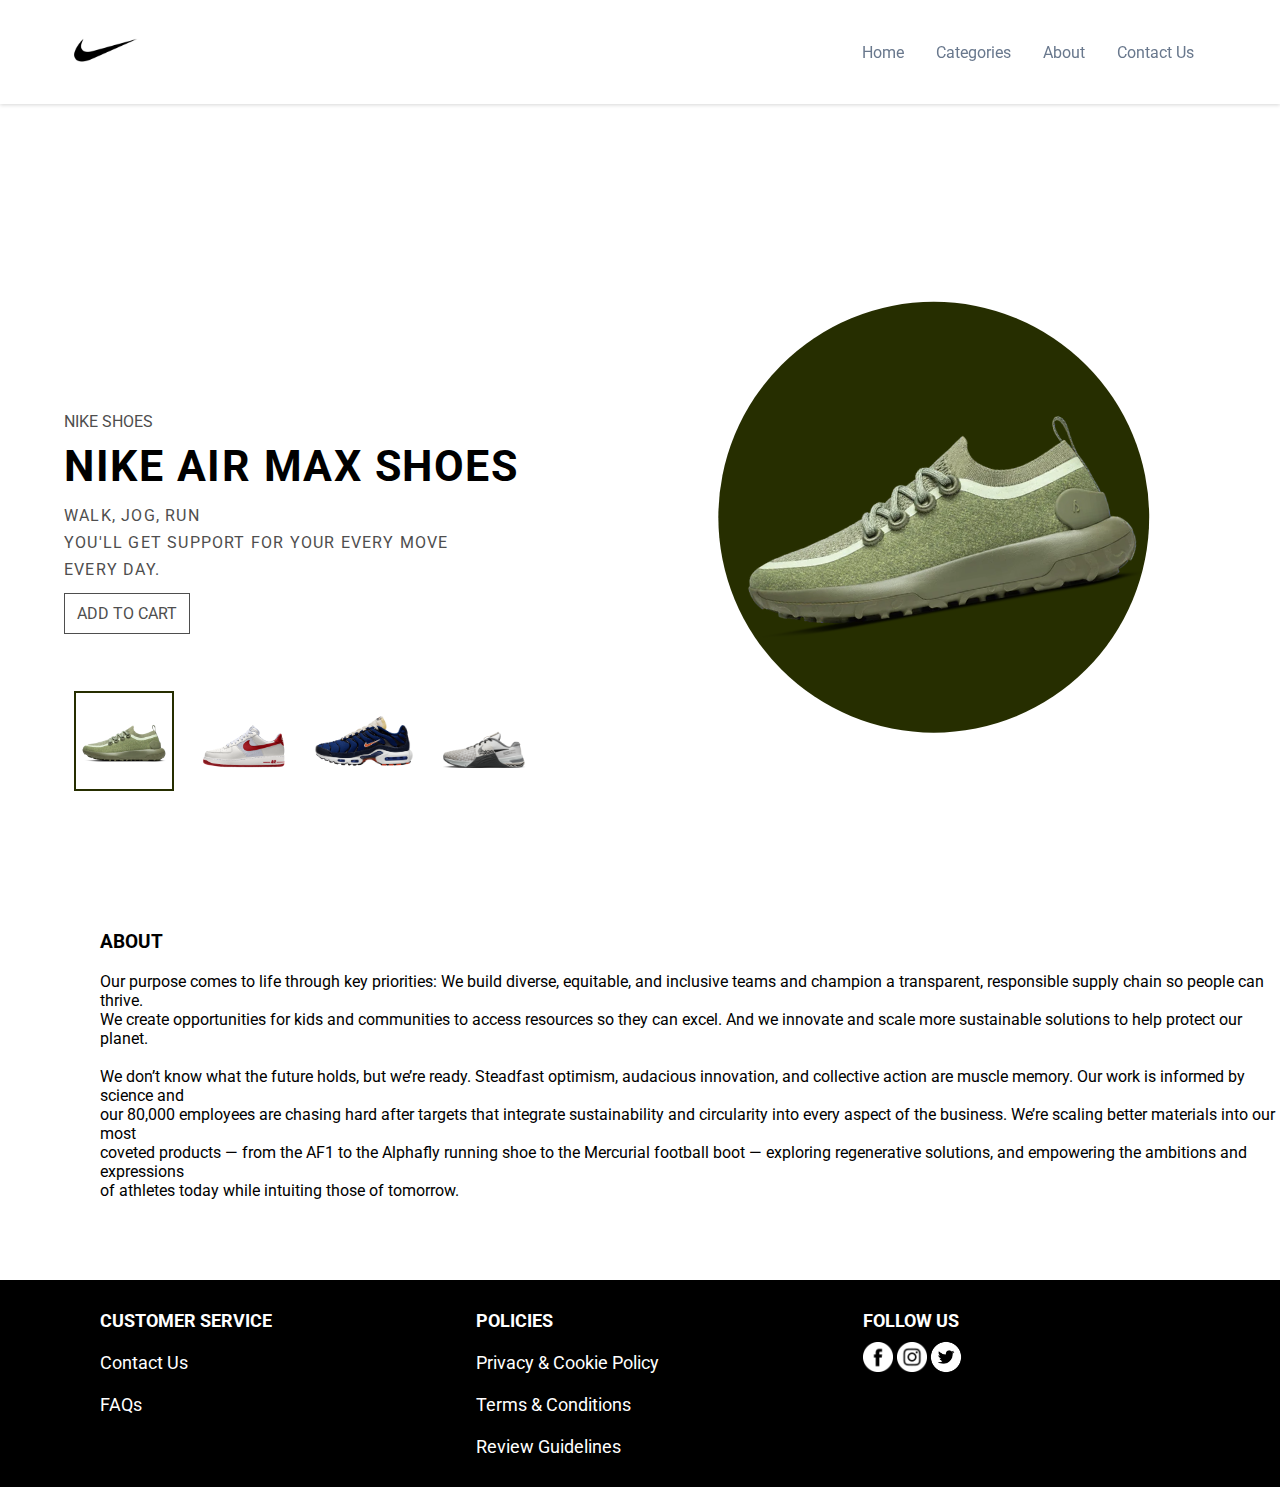
<file: Shoe Website/index.html>
<!DOCTYPE html>
<html lang="en">
<head>
    <meta charset="UTF-8">
    <meta http-equiv="X-UA-Compatible" content="IE=edge">
    <meta name="viewport" content="width=device-width, initial-scale=1.0">
    <style>    
        .dropdown {
          position: relative;
          display: inline-block;
        }
        
        .dropdown-content {
          display: none;
          position: absolute;
          background-color: white;
          box-shadow: rgba(0, 0, 0, 0.16) 0px 1px 4px;
          min-width: 120px;
          z-index: 1;
          margin-left: 15px;
        }
        
        .dropdown-content a{
          color: black;
          padding: 12px 16px;
          text-decoration: none;
          display: block;
          font-size: 14px;
        }

        .dropdown-content a:hover {background-color: #f1f1f1}
        
        .dropdown:hover .dropdown-content {display: block;}
        </style>
    <link rel="shortcut icon" href="image/logo.png" type="image/x-icon">
    <title>Shoe Website ─ Home</title>
    <link rel="stylesheet" href="style.css">
    <link rel="stylesheet" href="https://cdnjs.cloudflare.com/ajax/libs/font-awesome/6.4.0/css/all.min.css" integrity="sha512-iecdLmaskl7CVkqkXNQ/ZH/XLlvWZOJyj7Yy7tcenmpD1ypASozpmT/E0iPtmFIB46ZmdtAc9eNBvH0H/ZpiBw==" crossorigin="anonymous" referrerpolicy="no-referrer" />
</head>


<body>
   <header>
    <div class="logo">
        <a href="index.html"><img src="image/logo.jpg" alt=""></a>
    </div>
    <nav>
        <button onclick="window.location.href='index.html'">Home</button>
        <div class="dropdown">
        <button>Categories</button>
            <div class="dropdown-content">
                <a href="men.html">Men</a>
                <a href="women.html">Women</a>
            </div>
        </div>
        <button onclick="window.location.href='#about'">About</button>
        <button onclick="window.location.href='contact.html'">Contact Us</button>
    </nav>
   </header>

    <div class="nike">
      <div class="content">
        <p>
            NIKE SHOES
        </p>
        <h2>
            NIKE AIR MAX <span class="shoes">SHOES</span>
        </h2>
        <section>
            WALK, JOG, RUN<br>
            YOU'LL GET SUPPORT FOR YOUR EVERY MOVE<br>
            EVERY DAY.
        </section>
        <div class="link">
           <a href="#">Add To Cart</a>
        </div>

        <div class="small_shoes">
            <img class="border_color" data-bg="#262E00" src="image/nike1.webp" alt="">
            <img data-bg="#FF1A16" src="image/nike2.png" alt="">
            <img data-bg="#4A01FF" src="image/nike3.png" alt="">
            <img data-bg="#F0EFE9" src="image/nike4.webp" alt="">
        </div>
      </div>


      <div class="bg_image">
        <div class="shadow"></div>
        <div class="bigger_image">
            <img src="image/nike1.webp" alt="">
        </div>
      </div>
    </div>

    <!-- about -->
    <div  class="about" id="about">
        <p>
            <h3>ABOUT</h3>
            <br>
            Our purpose comes to life through key priorities: We build diverse, equitable, and inclusive teams and champion a transparent, responsible supply chain so people can thrive.<br> 
            We create opportunities for kids and communities to access resources so they can excel. And we innovate and scale more sustainable solutions to help protect our planet. 
            <br><br>
            We don’t know what the future holds, but we’re ready. Steadfast optimism, audacious innovation, and collective action are muscle memory. 
            Our work is informed by science and<br> our 80,000 employees are chasing hard after  targets that integrate sustainability and circularity into every aspect of the business. 
            We’re scaling better materials into our most<br> coveted products — from the AF1 to the Alphafly running shoe to the Mercurial football boot — exploring regenerative solutions, and empowering the ambitions and expressions<br> 
            of athletes today while intuiting those of tomorrow. 
        </p>
    </div>

    <footer>
        <div class="customerservice">
            <p class="title2">CUSTOMER SERVICE</p>
            <p><a href="contact.html" class="footerlinks">Contact Us</a><p>
            <p><a href="faq.html" class="footerlinks">FAQs</a></p>
        </div>
        <div class="policies">
            <p class="title2">POLICIES</p>
            <p><a href="privacy.html" class="footerlinks">Privacy & Cookie Policy</a></p>
            <p><a href="terms.html" class="footerlinks">Terms & Conditions</a></p>
            <a href="review.html" class="footerlinks">Review Guidelines</a>
        </div>
        <div class="followus">
            <p class="title2">FOLLOW US</p>
            <div class="socials" id="socials">
                <a href="http://www.facebook.com"><img src="image/icons/facebook.png" alt=""></a>
                <a href="http://www.instagram.com"><img src="image/icons/instagram.png" alt=""></a>
                <a href="http://www.twitter.com"><img src="image/icons/twitter.png" alt="" id="twitter"></a>
            </div>
        </div>   
    </footer>

    <script src="script.js"></script>
</body>
</html>
</file>
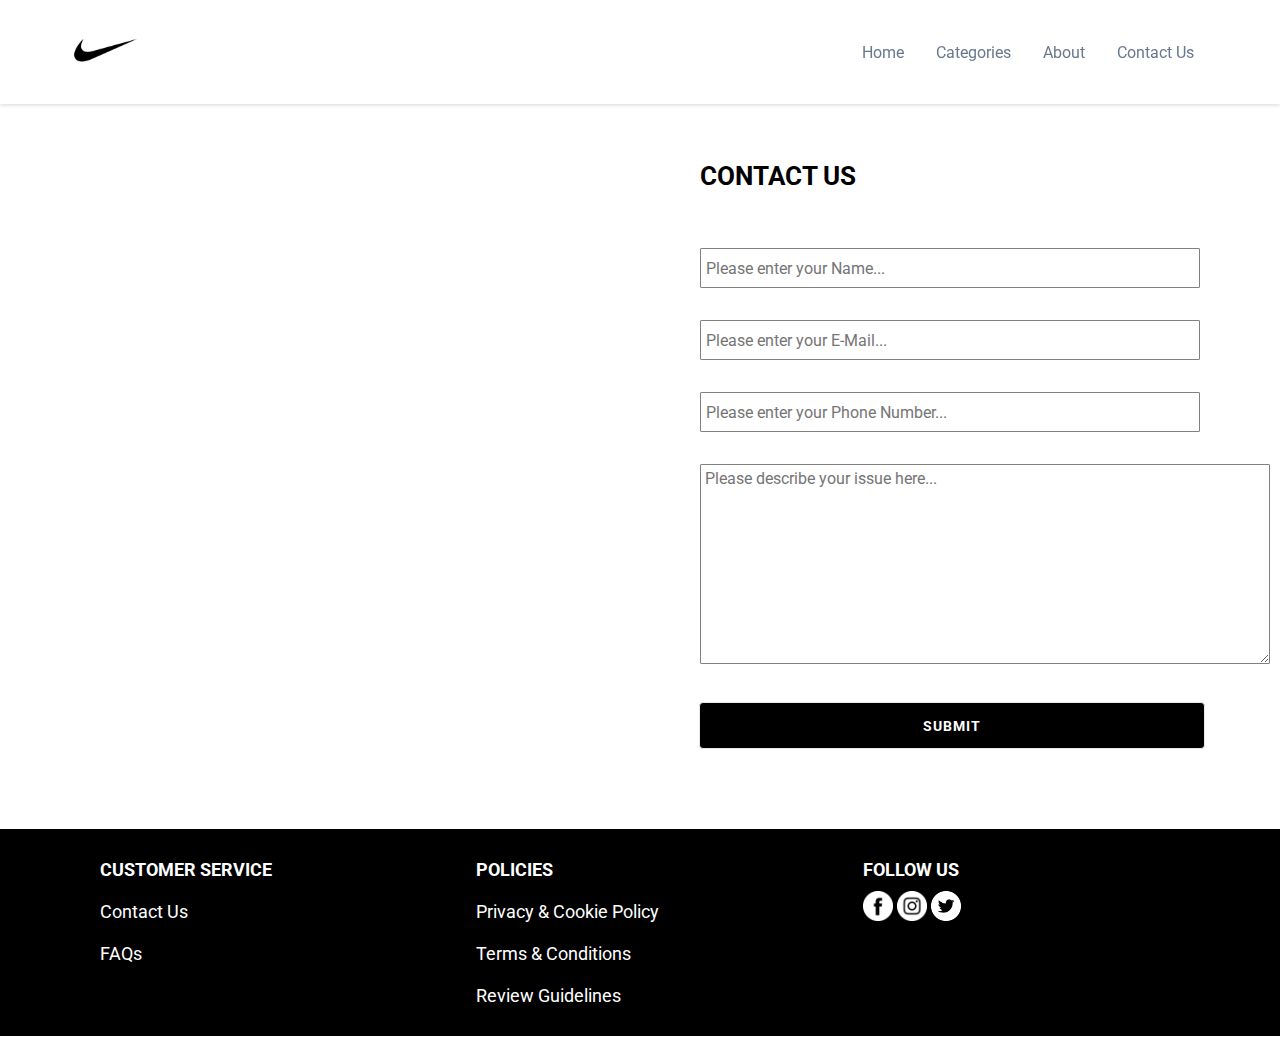
<file: Shoe Website/contact.html>
<!DOCTYPE html>
<html lang="en">
<head>
    <meta charset="UTF-8">
    <meta http-equiv="X-UA-Compatible" content="IE=edge">
    <meta name="viewport" content="width=device-width, initial-scale=1.0">
    <style>    
        .dropdown {
          position: relative;
          display: inline-block;
        }
        
        .dropdown-content {
          display: none;
          position: absolute;
          background-color: white;
          box-shadow: rgba(0, 0, 0, 0.16) 0px 1px 4px;
          min-width: 120px;
          z-index: 1;
          margin-left: 15px;
        }
        
        .dropdown-content a{
          color: black;
          padding: 12px 16px;
          text-decoration: none;
          display: block;
          font-size: 14px;
        }

        .dropdown-content a:hover {background-color: #f1f1f1}
        
        .dropdown:hover .dropdown-content {display: block;}
        </style>
    <link rel="shortcut icon" href="image/logo.png" type="image/x-icon">
    <title>Shoe Website ─ Contact Us</title>
    <link rel="stylesheet" href="style.css">
    <link rel="stylesheet" href="https://cdnjs.cloudflare.com/ajax/libs/font-awesome/6.4.0/css/all.min.css" integrity="sha512-iecdLmaskl7CVkqkXNQ/ZH/XLlvWZOJyj7Yy7tcenmpD1ypASozpmT/E0iPtmFIB46ZmdtAc9eNBvH0H/ZpiBw==" crossorigin="anonymous" referrerpolicy="no-referrer" />
</head>


<body>
   <header>
    <div class="logo">
        <a href="index.html"><img src="image/logo.jpg" alt=""></a>
    </div>
    <nav>
        <button onclick="window.location.href='index.html'">Home</button>
        <div class="dropdown">
        <button>Categories</button>
            <div class="dropdown-content">
                <a href="men.html">Men</a>
                <a href="women.html">Women</a>
            </div>
        </div>
        <button onclick="window.location.href='#about'">About</button>
        <button onclick="window.location.href='contact.html'">Contact Us</button>
    </nav>
   </header>

   <form action="">
    <div class="contact">
        <br><br><br>
        <h2>
            <span class="contactus">CONTACT US</span>
        </h2>
        <br><br><br>
        <input type="text" class="input" name="name" placeholder="Please enter your Name..."><br><br><br>
        <input type="email" class="input" name="email" placeholder="Please enter your E-Mail..."><br><br><br>
        <input type="number" class="input" name="number" maxlength="9"  placeholder="Please enter your Phone Number..."><br><br><br>
        <textarea name="" class="textarea" name="text" id="textarea" cols="60" rows="10" Placeholder="Please describe your issue here..."></textarea>
        <br>
        <button class="btn-contact" type="Submit">SUBMIT</button>
    </div>
   </form>

   <footer>
    <div class="customerservice">
        <p class="title2">CUSTOMER SERVICE</p>
        <p><a href="contact.html" class="footerlinks">Contact Us</a><p>
        <p><a href="faq.html" class="footerlinks">FAQs</a></p>
    </div>
    <div class="policies">
        <p class="title2">POLICIES</p>
        <p><a href="privacy.html" class="footerlinks">Privacy & Cookie Policy</a></p>
        <p><a href="terms.html" class="footerlinks">Terms & Conditions</a></p>
        <a href="review.html" class="footerlinks">Review Guidelines</a>
    </div>
    <div class="followus">
        <p class="title2">FOLLOW US</p>
        <div class="socials" id="socials">
            <a href="http://www.facebook.com"><img src="image/icons/facebook.png" alt=""></a>
            <a href="http://www.instagram.com"><img src="image/icons/instagram.png" alt=""></a>
            <a href="http://www.twitter.com"><img src="image/icons/twitter.png" alt="" id="twitter"></a>
        </div>
    </footer>

    <script src="script.js"></script>
</body>
</html>
</file>
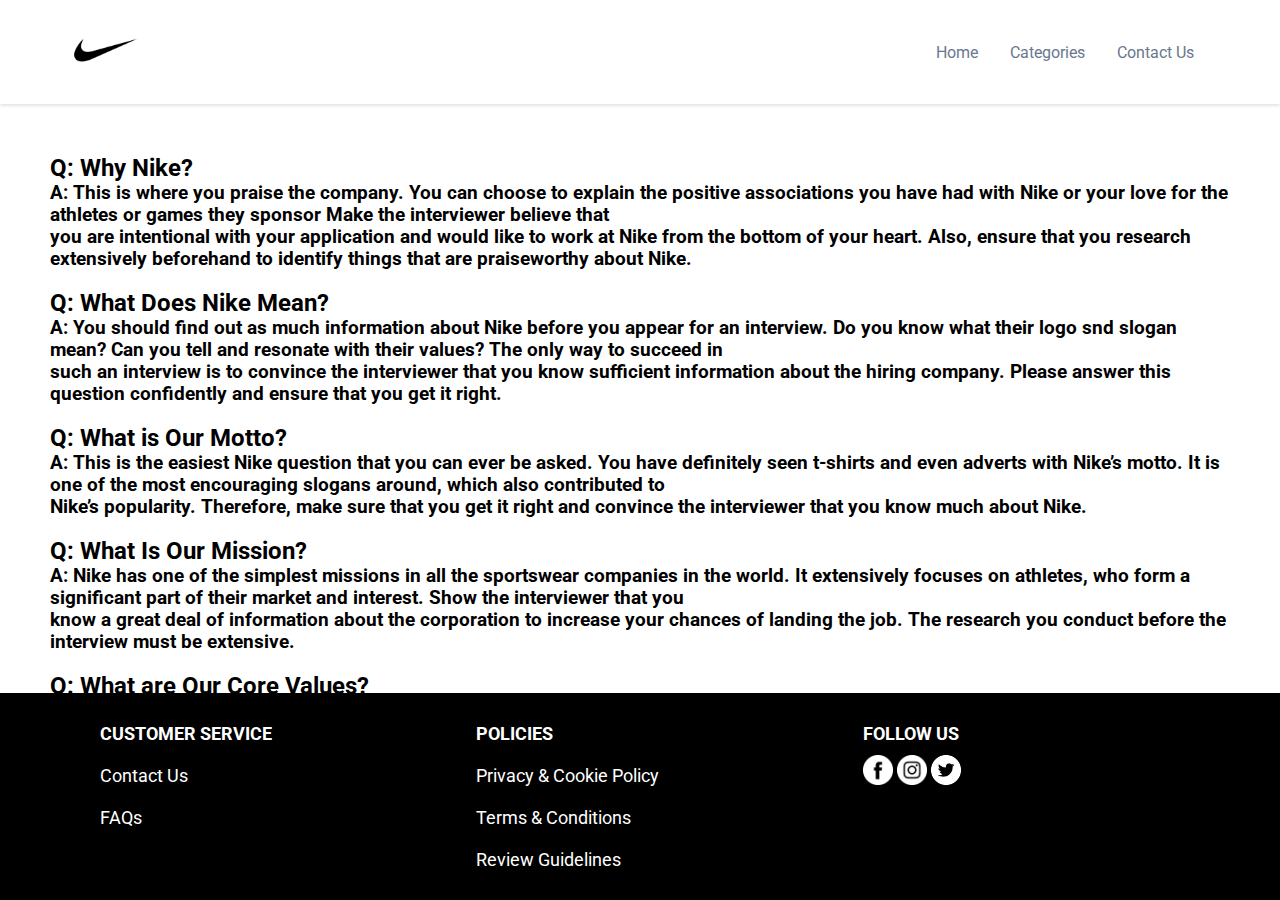
<file: Shoe Website/faq.html>
<!DOCTYPE html>
<html lang="en">
<head>
    <meta charset="UTF-8">
    <meta http-equiv="X-UA-Compatible" content="IE=edge">
    <meta name="viewport" content="width=device-width, initial-scale=1.0">
    <style>    
        .dropdown {
          position: relative;
          display: inline-block;
        }
        
        .dropdown-content {
          display: none;
          position: absolute;
          background-color: white;
          box-shadow: rgba(0, 0, 0, 0.16) 0px 1px 4px;
          min-width: 120px;
          z-index: 1;
          margin-left: 15px;
        }
        
        .dropdown-content a{
          color: black;
          padding: 12px 16px;
          text-decoration: none;
          display: block;
          font-size: 14px;
        }

        .dropdown-content a:hover {background-color: #f1f1f1}
        
        .dropdown:hover .dropdown-content {display: block;}
        </style>
    <link rel="shortcut icon" href="image/logo.png" type="image/x-icon">
    <title>Shoe Website ─ Home</title>
    <link rel="stylesheet" href="style.css">
    <link rel="stylesheet" href="https://cdnjs.cloudflare.com/ajax/libs/font-awesome/6.4.0/css/all.min.css" integrity="sha512-iecdLmaskl7CVkqkXNQ/ZH/XLlvWZOJyj7Yy7tcenmpD1ypASozpmT/E0iPtmFIB46ZmdtAc9eNBvH0H/ZpiBw==" crossorigin="anonymous" referrerpolicy="no-referrer" />
</head>


<body>
   <header>
    <div class="logo">
        <a href="index.html"><img src="image/logo.jpg" alt=""></a>
    </div>
    <nav>
        <button onclick="window.location.href='index.html'">Home</button>
        <div class="dropdown">
        <button>Categories</button>
            <div class="dropdown-content">
                <a href="men.html">Men</a>
                <a href="women.html">Women</a>
            </div>
        </div>
        <button onclick="window.location.href='contact.html'">Contact Us</button>
    </nav>
   </header>

   <div class="faq">
    <h2>Q: Why Nike?</h2>
    <h3>A: This is where you praise the company. You can choose to explain the positive associations you have had with Nike or your love for the athletes or games they sponsor
        Make the interviewer believe that<br> you are intentional with your application and would like to work at Nike from the bottom of your heart. Also, ensure that you research 
        extensively beforehand to identify things that are praiseworthy about Nike.</h3>
    <br>
    <h2>Q: What Does Nike Mean?</h2>
    <h3>A: You should find out as much information about Nike before you appear for an interview. Do you know what their logo snd slogan mean? Can you tell and resonate with their 
        values? The only way to succeed in<br> such an interview is to convince the interviewer that you know sufficient information about the hiring company. Please answer this 
        question confidently and ensure that you get it right.</h3>
    <br>
    <h2>Q: What is Our Motto?</h2>
    <h3>A: This is the easiest Nike question that you can ever be asked. You have definitely seen t-shirts and even adverts with Nike’s motto. It is one of the most encouraging 
        slogans around, which also contributed to<br> Nike’s popularity. Therefore, make sure that you get it right and convince the interviewer that you know much about Nike.</h3>
    <br>
    <h2>Q: What Is Our Mission?</h2>
    <h3>A: Nike has one of the simplest missions in all the sportswear companies in the world. It extensively focuses on athletes, who form a significant part of their market and 
        interest. Show the interviewer that you<br> know a great deal of information about the corporation to increase your chances of landing the job. The research you conduct before 
        the interview must be extensive.</h3>
    <br>
    <h2>Q: What are Our Core Values?</h2>
    <h3>A: The mission, vision, and core values go hand in hand. These are usually some of the critical information that you need to know about an organization. Remember, you will 
        also be required to stick to these values<br> when working for Nike. You can easily obtain such information from Nike’s website.</h3>
    </div>

    <footer style="position: fixed; bottom: 0;">
            <div class="customerservice">
                <p class="title2">CUSTOMER SERVICE</p>
                <p><a href="contact.html" class="footerlinks">Contact Us</a><p>
                <p><a href="faq.html" class="footerlinks">FAQs</a></p>
            </div>
            <div class="policies">
                <p class="title2">POLICIES</p>
                <p><a href="privacy.html" class="footerlinks">Privacy & Cookie Policy</a></p>
                <p><a href="terms.html" class="footerlinks">Terms & Conditions</a></p>
                <a href="review.html" class="footerlinks">Review Guidelines</a>
            </div>
            <div class="followus">
                <p class="title2">FOLLOW US</p>
                <div class="socials" id="socials">
                    <a href="http://www.facebook.com"><img src="image/icons/facebook.png" alt=""></a>
                    <a href="http://www.instagram.com"><img src="image/icons/instagram.png" alt=""></a>
                    <a href="http://www.twitter.com"><img src="image/icons/twitter.png" alt="" id="twitter"></a>
                </div>
        </footer>

    <script src="script.js"></script>
</body>
</html>
</file>
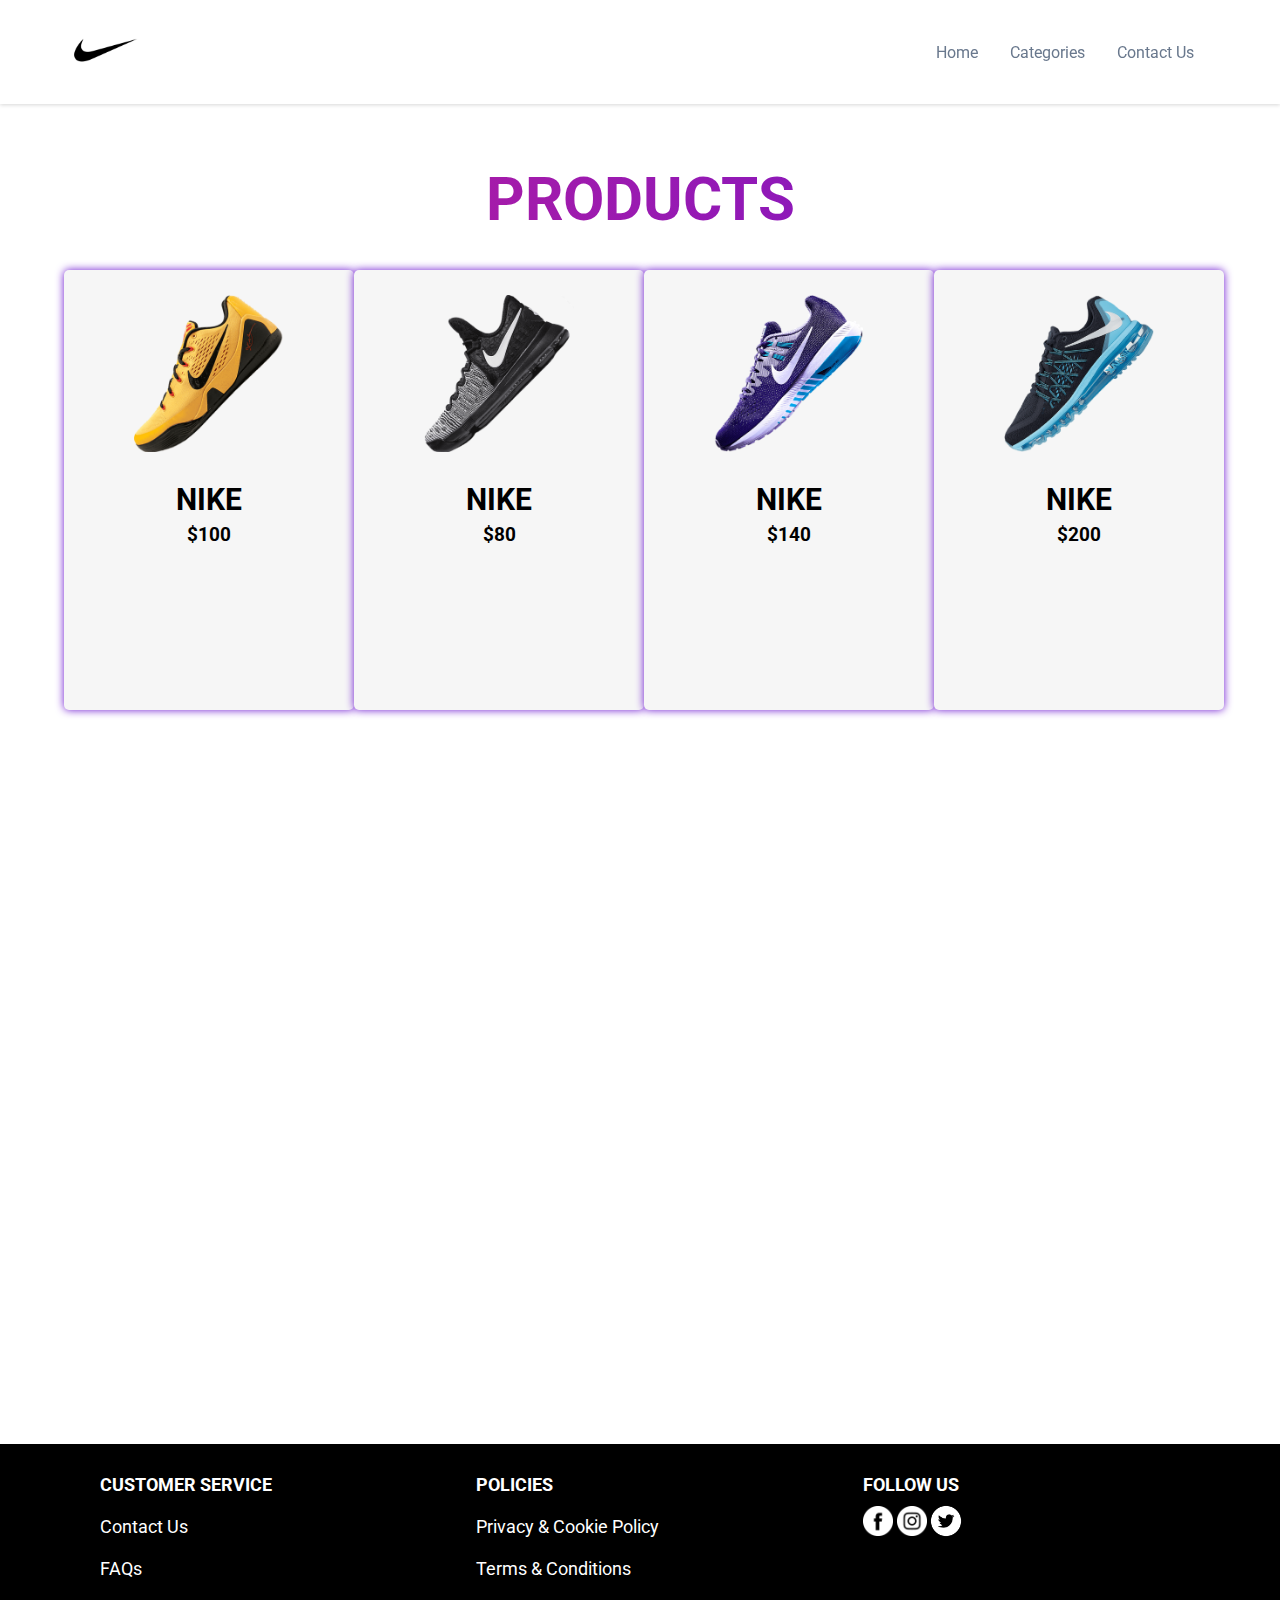
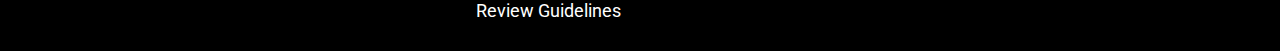
<file: Shoe Website/men.html>
<!DOCTYPE html>
<html lang="en">
<head>
    <meta charset="UTF-8">
    <meta http-equiv="X-UA-Compatible" content="IE=edge">
    <meta name="viewport" content="width=device-width, initial-scale=1.0">
    <style>    
        .dropdown {
          position: relative;
          display: inline-block;
        }
        
        .dropdown-content {
          display: none;
          position: absolute;
          background-color: white;
          box-shadow: rgba(0, 0, 0, 0.16) 0px 1px 4px;
          min-width: 120px;
          z-index: 1;
          margin-left: 15px;
        }
        
        .dropdown-content a{
          color: black;
          padding: 12px 16px;
          text-decoration: none;
          display: block;
          font-size: 14px;
        }

        .dropdown-content a:hover {background-color: #f1f1f1}
        
        .dropdown:hover .dropdown-content {display: block;}
        </style>
    <link rel="shortcut icon" href="image/logo.png" type="image/x-icon">
    <title>Shoe Website ─ Home</title>
    <link rel="stylesheet" href="style.css">
    <link rel="stylesheet" href="https://cdnjs.cloudflare.com/ajax/libs/font-awesome/6.4.0/css/all.min.css" integrity="sha512-iecdLmaskl7CVkqkXNQ/ZH/XLlvWZOJyj7Yy7tcenmpD1ypASozpmT/E0iPtmFIB46ZmdtAc9eNBvH0H/ZpiBw==" crossorigin="anonymous" referrerpolicy="no-referrer" />
</head>


<body>
   <header>
    <div class="logo">
        <a href="index.html"><img src="image/logo.jpg" alt=""></a>
    </div>
    <nav>
        <button onclick="window.location.href='index.html'">Home</button>
        <div class="dropdown">
        <button>Categories</button>
            <div class="dropdown-content">
                <a href="men.html">Men</a>
                <a href="women.html">Women</a>
            </div>
        </div>
        <button onclick="window.location.href='contact.html'">Contact Us</button>
    </nav>
   </header>

   <div class="products" id="Products">
      <h1>Products</h1>
      
      <div class="box">
        <div class="card">

            <div class="small_card">
                <i class="fa-solid fa-heart"></i>
                <i class="fa-solid fa-share"></i>
            </div>

            <div class="image">
                <img src="image/shoes1.png">
            </div>

            <div class="products_text">
                <h2>NIKE</h2>
                <h3>$100</h3>
                <div class="products_star">
                    <i class="fa-solid fa-star"></i>
                    <i class="fa-solid fa-star"></i>
                    <i class="fa-solid fa-star"></i>
                    <i class="fa-solid fa-star"></i>
                    <i class="fa-solid fa-star"></i>
                </div>
            </div>

        </div>

        <div class="card">

            <div class="small_card">
                <i class="fa-solid fa-heart"></i>
                <i class="fa-solid fa-share"></i>
            </div>

            <div class="image">
                <img src="image/shoes2.png">
            </div>

            <div class="products_text">
                <h2>NIKE</h2>
                <h3>$80</h3>
                <div class="products_star">
                    <i class="fa-solid fa-star"></i>
                    <i class="fa-solid fa-star"></i>
                    <i class="fa-solid fa-star"></i>
                    <i class="fa-solid fa-star"></i>
                    <i class="fa-solid fa-star"></i>
                </div>
            </div>

        </div>

        <div class="card">

            <div class="small_card">
                <i class="fa-solid fa-heart"></i>
                <i class="fa-solid fa-share"></i>
            </div>

            <div class="image">
                <img src="image/shoes3.png">
            </div>

            <div class="products_text">
                <h2>NIKE</h2>
                <h3>$140</h3>
                <div class="products_star">
                    <i class="fa-solid fa-star"></i>
                    <i class="fa-solid fa-star"></i>
                    <i class="fa-solid fa-star"></i>
                    <i class="fa-solid fa-star"></i>
                    <i class="fa-solid fa-star"></i>
                </div>
            </div>

        </div>

        <div class="card">

            <div class="small_card">
                <i class="fa-solid fa-heart"></i>
                <i class="fa-solid fa-share"></i>
            </div>

            <div class="image">
                <img src="image/shoes4.png">
            </div>

            <div class="products_text">
                <h2>NIKE</h2>
                <h3>$200</h3>
                <div class="products_star">
                    <i class="fa-solid fa-star"></i>
                    <i class="fa-solid fa-star"></i>
                    <i class="fa-solid fa-star"></i>
                    <i class="fa-solid fa-star"></i>
                    <i class="fa-solid fa-star"></i>
                </div>
            </div>

        </div>
      </div>
   </div>


   <footer>
    <div class="customerservice">
        <p class="title2">CUSTOMER SERVICE</p>
        <p><a href="contact.html" class="footerlinks">Contact Us</a><p>
            <p><a href="faq.html" class="footerlinks">FAQs</a></p>
    </div>
    <div class="policies">
        <p class="title2">POLICIES</p>
        <p><a href="privacy.html" class="footerlinks">Privacy & Cookie Policy</a></p>
        <p><a href="terms.html" class="footerlinks">Terms & Conditions</a></p>
        <a href="review.html" class="footerlinks">Review Guidelines</a>
    </div>
    <div class="followus">
        <p class="title2">FOLLOW US</p>
        <div class="socials" id="socials">
            <a href="http://www.facebook.com"><img src="image/icons/facebook.png" alt=""></a>
            <a href="http://www.instagram.com"><img src="image/icons/instagram.png" alt=""></a>
            <a href="http://www.twitter.com"><img src="image/icons/twitter.png" alt="" id="twitter"></a>
        </div>
</footer>

    <script src="script.js"></script>
</body>
</html>
</file>
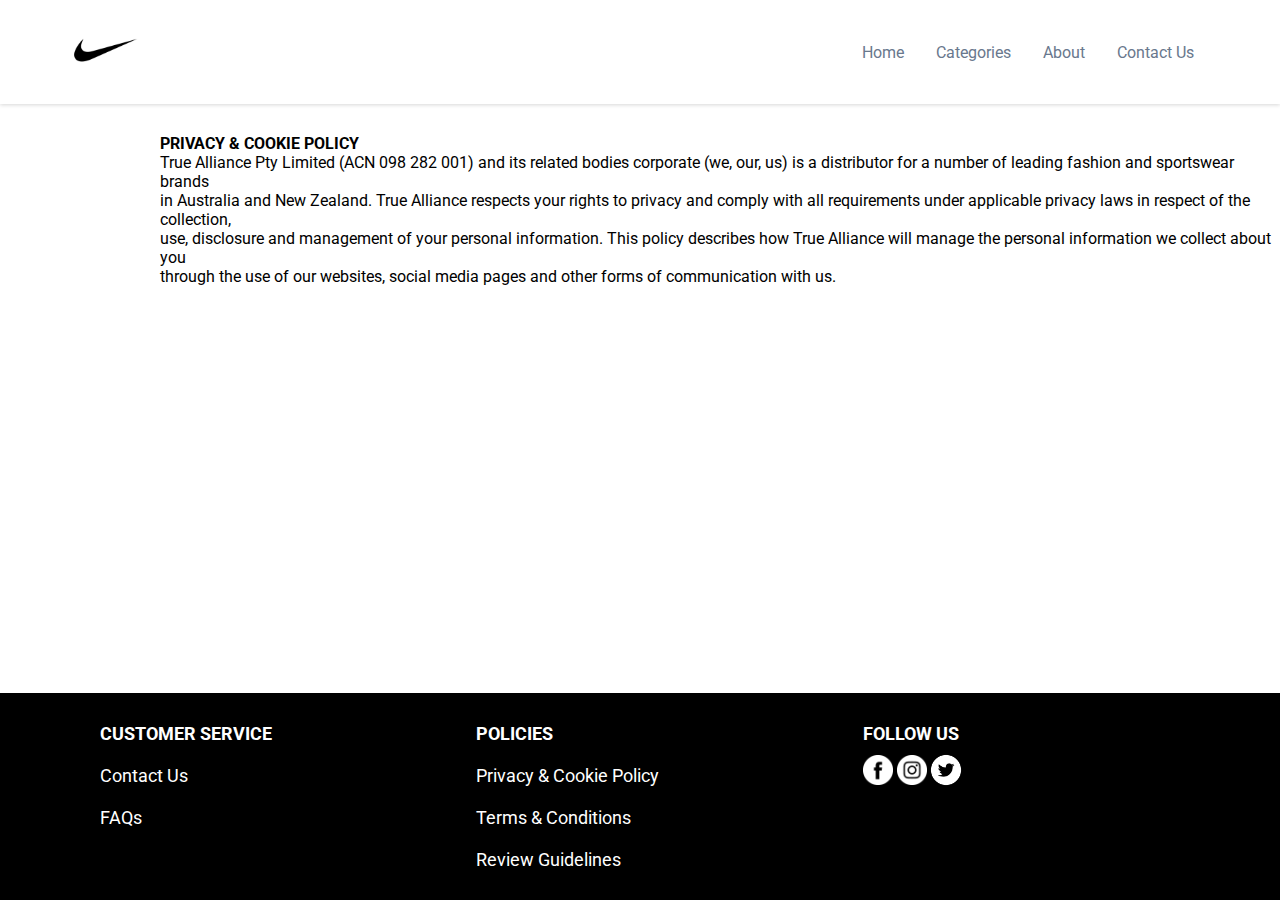
<file: Shoe Website/privacy.html>
<!DOCTYPE html>
<html lang="en">
<head>
    <meta charset="UTF-8">
    <meta http-equiv="X-UA-Compatible" content="IE=edge">
    <meta name="viewport" content="width=device-width, initial-scale=1.0">
    <style>    
        .dropdown {
          position: relative;
          display: inline-block;
        }
        
        .dropdown-content {
          display: none;
          position: absolute;
          background-color: white;
          box-shadow: rgba(0, 0, 0, 0.16) 0px 1px 4px;
          min-width: 120px;
          z-index: 1;
          margin-left: 15px;
        }
        
        .dropdown-content a{
          color: black;
          padding: 12px 16px;
          text-decoration: none;
          display: block;
          font-size: 14px;
        }

        .dropdown-content a:hover {background-color: #f1f1f1}
        
        .dropdown:hover .dropdown-content {display: block;}
        </style>
    <link rel="shortcut icon" href="image/logo.png" type="image/x-icon">
    <title>Shoe Website ─ Home</title>
    <link rel="stylesheet" href="style.css">
    <link rel="stylesheet" href="https://cdnjs.cloudflare.com/ajax/libs/font-awesome/6.4.0/css/all.min.css" integrity="sha512-iecdLmaskl7CVkqkXNQ/ZH/XLlvWZOJyj7Yy7tcenmpD1ypASozpmT/E0iPtmFIB46ZmdtAc9eNBvH0H/ZpiBw==" crossorigin="anonymous" referrerpolicy="no-referrer" />
</head>


<body>
   <header>
    <div class="logo">
        <a href="index.html"><img src="image/logo.jpg" alt=""></a>
    </div>
    <nav>
        <button onclick="window.location.href='index.html'">Home</button>
        <div class="dropdown">
        <button>Categories</button>
            <div class="dropdown-content">
                <a href="men.html">Men</a>
                <a href="women.html">Women</a>
            </div>
        </div>
        <button onclick="window.location.href='#about'">About</button>
        <button onclick="window.location.href='contact.html'">Contact Us</button>
    </nav>
   </header>
   
    <div class='policy'>
        <p class="title"><b>PRIVACY & COOKIE POLICY</b></p>
            <p>
            True Alliance Pty Limited (ACN 098 282 001) and its related bodies corporate (we, our, us) is a distributor for a number of leading fashion and sportswear brands<br>
            in Australia and New Zealand. True Alliance respects your rights to privacy and comply with all requirements under applicable privacy laws in respect of the collection,<br>
            use, disclosure and management of your personal information. This policy describes how True Alliance will manage the personal information we collect about you<br> 
            through the use of our websites, social media pages and other forms of communication with us.
        </p>
    </div>

    <footer style="position: fixed; bottom: 0;">
        <div class="customerservice">
            <p class="title2">CUSTOMER SERVICE</p>
            <p><a href="contact.html" class="footerlinks">Contact Us</a><p>
            <p><a href="faq.html" class="footerlinks">FAQs</a></p>
        </div>
        <div class="policies">
            <p class="title2">POLICIES</p>
            <p><a href="privacy.html" class="footerlinks">Privacy & Cookie Policy</a></p>
            <p><a href="terms.html" class="footerlinks">Terms & Conditions</a></p>
            <a href="review.html" class="footerlinks">Review Guidelines</a>
        </div>
        <div class="followus">
            <p class="title2">FOLLOW US</p>
            <div class="socials" id="socials">
                <a href="http://www.facebook.com"><img src="image/icons/facebook.png" alt=""></a>
                <a href="http://www.instagram.com"><img src="image/icons/instagram.png" alt=""></a>
                <a href="http://www.twitter.com"><img src="image/icons/twitter.png" alt="" id="twitter"></a>
            </div>
    </footer>

    <script src="script.js"></script>
</body>
</html>
</file>
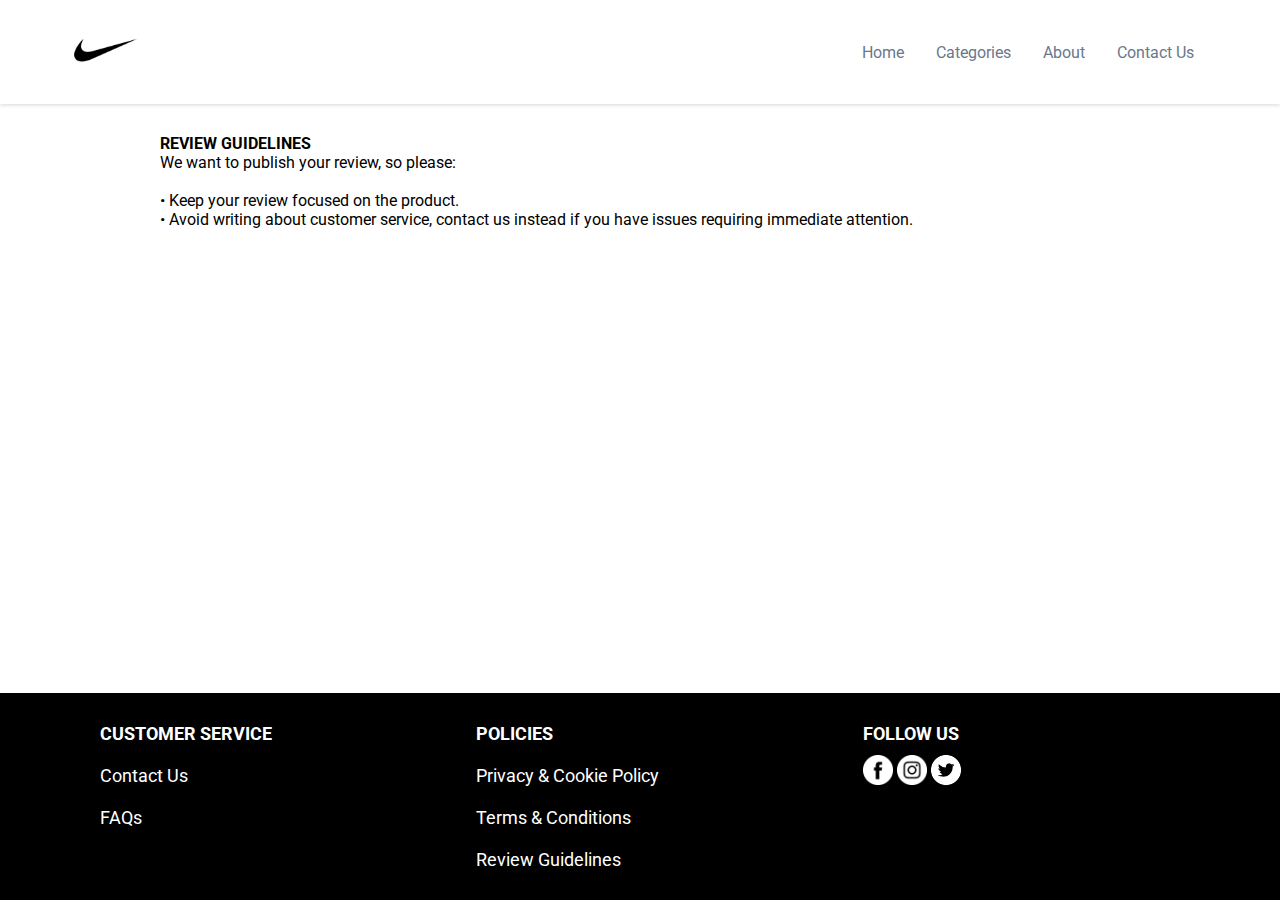
<file: Shoe Website/review.html>
<!DOCTYPE html>
<html lang="en">
<head>
    <meta charset="UTF-8">
    <meta http-equiv="X-UA-Compatible" content="IE=edge">
    <meta name="viewport" content="width=device-width, initial-scale=1.0">
    <style>    
        .dropdown {
          position: relative;
          display: inline-block;
        }
        
        .dropdown-content {
          display: none;
          position: absolute;
          background-color: white;
          box-shadow: rgba(0, 0, 0, 0.16) 0px 1px 4px;
          min-width: 120px;
          z-index: 1;
          margin-left: 15px;
        }
        
        .dropdown-content a{
          color: black;
          padding: 12px 16px;
          text-decoration: none;
          display: block;
          font-size: 14px;
        }

        .dropdown-content a:hover {background-color: #f1f1f1}
        
        .dropdown:hover .dropdown-content {display: block;}
        </style>
    <link rel="shortcut icon" href="image/logo.png" type="image/x-icon">
    <title>Shoe Website ─ Home</title>
    <link rel="stylesheet" href="style.css">
    <link rel="stylesheet" href="https://cdnjs.cloudflare.com/ajax/libs/font-awesome/6.4.0/css/all.min.css" integrity="sha512-iecdLmaskl7CVkqkXNQ/ZH/XLlvWZOJyj7Yy7tcenmpD1ypASozpmT/E0iPtmFIB46ZmdtAc9eNBvH0H/ZpiBw==" crossorigin="anonymous" referrerpolicy="no-referrer" />
</head>


<body>
   <header>
    <div class="logo">
        <a href="index.html"><img src="image/logo.jpg" alt=""></a>
    </div>
    <nav>
        <button onclick="window.location.href='index.html'">Home</button>
        <div class="dropdown">
        <button>Categories</button>
            <div class="dropdown-content">
                <a href="men.html">Men</a>
                <a href="women.html">Women</a>
            </div>
        </div>
        <button onclick="window.location.href='#about'">About</button>
        <button onclick="window.location.href='contact.html'">Contact Us</button>
    </nav>
   </header>

   <div class='policy'>
        <p class="title"><b>REVIEW GUIDELINES</b></p>
        <p>
            We want to publish your review, so please:<br><br>
                • Keep your review focused on the product.<br>
                • Avoid writing about customer service, contact us instead if you have issues requiring immediate attention.<br>
        </p>
    </div>

    <footer style="position: fixed; bottom: 0;">
        <div class="customerservice">
            <p class="title2">CUSTOMER SERVICE</p>
            <p><a href="contact.html" class="footerlinks">Contact Us</a><p>
            <p><a href="faq.html" class="footerlinks">FAQs</a></p>
        </div>
        <div class="policies">
            <p class="title2">POLICIES</p>
            <p><a href="privacy.html" class="footerlinks">Privacy & Cookie Policy</a></p>
            <p><a href="terms.html" class="footerlinks">Terms & Conditions</a></p>
            <a href="review.html" class="footerlinks">Review Guidelines</a>
        </div>
        <div class="followus">
            <p class="title2">FOLLOW US</p>
            <div class="socials" id="socials">
                <a href="http://www.facebook.com"><img src="image/icons/facebook.png" alt=""></a>
                <a href="http://www.instagram.com"><img src="image/icons/instagram.png" alt=""></a>
                <a href="http://www.twitter.com"><img src="image/icons/twitter.png" alt="" id="twitter"></a>
            </div>
    </footer>

    <script src="script.js"></script>
</body>
</html>
</file>
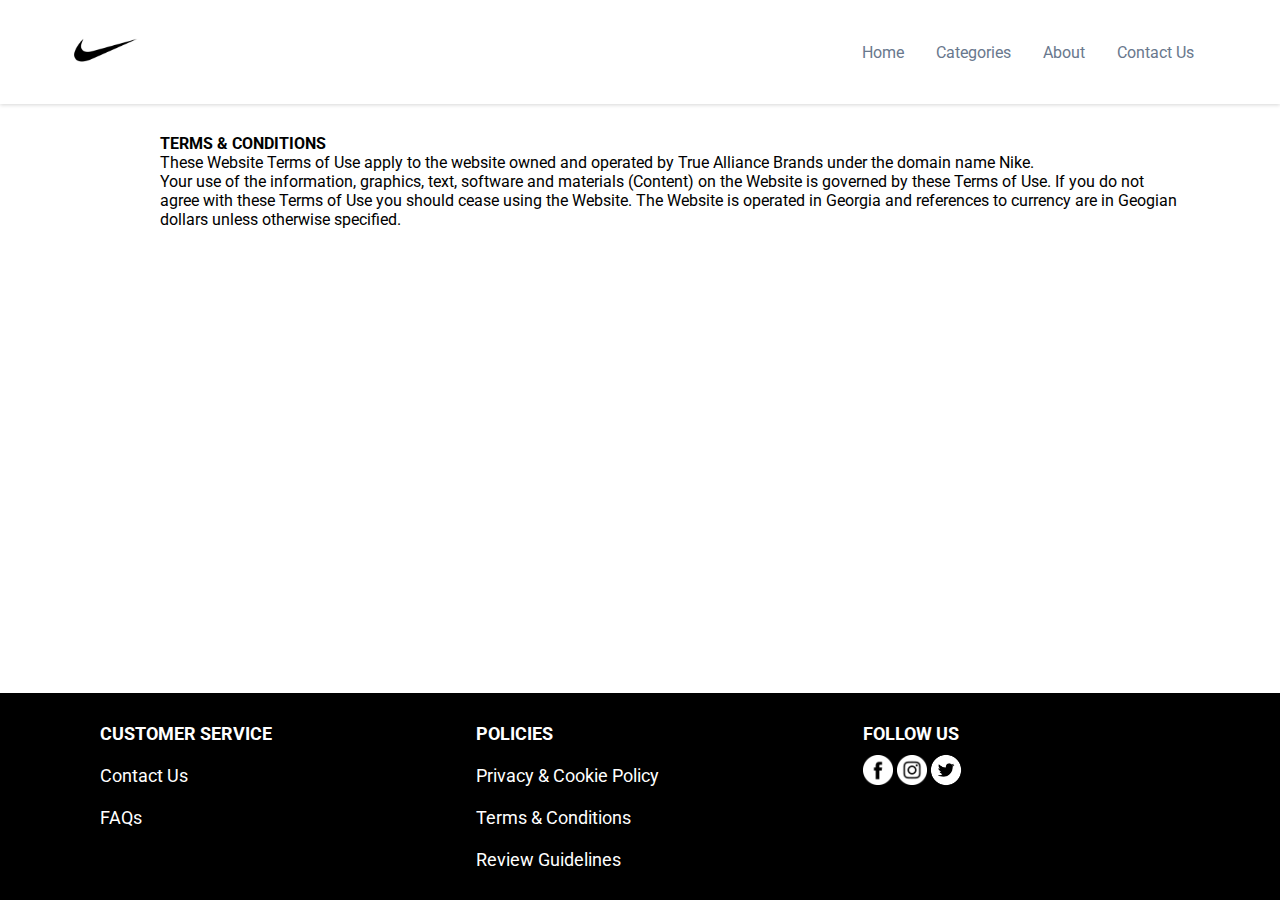
<file: Shoe Website/terms.html>
<!DOCTYPE html>
<html lang="en">
<head>
    <meta charset="UTF-8">
    <meta http-equiv="X-UA-Compatible" content="IE=edge">
    <meta name="viewport" content="width=device-width, initial-scale=1.0">
    <style>    
        .dropdown {
          position: relative;
          display: inline-block;
        }
        
        .dropdown-content {
          display: none;
          position: absolute;
          background-color: white;
          box-shadow: rgba(0, 0, 0, 0.16) 0px 1px 4px;
          min-width: 120px;
          z-index: 1;
          margin-left: 15px;
        }
        
        .dropdown-content a{
          color: black;
          padding: 12px 16px;
          text-decoration: none;
          display: block;
          font-size: 14px;
        }

        .dropdown-content a:hover {background-color: #f1f1f1}
        
        .dropdown:hover .dropdown-content {display: block;}
        </style>
    <link rel="shortcut icon" href="image/logo.png" type="image/x-icon">
    <title>Shoe Website ─ Home</title>
    <link rel="stylesheet" href="style.css">
    <link rel="stylesheet" href="https://cdnjs.cloudflare.com/ajax/libs/font-awesome/6.4.0/css/all.min.css" integrity="sha512-iecdLmaskl7CVkqkXNQ/ZH/XLlvWZOJyj7Yy7tcenmpD1ypASozpmT/E0iPtmFIB46ZmdtAc9eNBvH0H/ZpiBw==" crossorigin="anonymous" referrerpolicy="no-referrer" />
</head>


<body>
   <header>
    <div class="logo">
        <a href="index.html"><img src="image/logo.jpg" alt=""></a>
    </div>
    <nav>
        <button onclick="window.location.href='index.html'">Home</button>
        <div class="dropdown">
        <button>Categories</button>
            <div class="dropdown-content">
                <a href="men.html">Men</a>
                <a href="women.html">Women</a>
            </div>
        </div>
        <button onclick="window.location.href='#about'">About</button>
        <button onclick="window.location.href='contact.html'">Contact Us</button>
    </nav>
   </header>

    <div class='policy'>
        <p class="title"><b>TERMS & CONDITIONS</b></p>
        <p>
            These Website Terms of Use apply to the website owned and operated by True Alliance Brands under the domain name Nike.<br>
            Your use of the information, graphics, text, software and materials (Content) on the Website is governed by these Terms of Use. If you do not<br> 
            agree with these Terms of Use you should cease using the Website. The Website is operated in Georgia and references to currency are in Geogian<br> 
            dollars unless otherwise specified.
        </p>
    </div>

    <footer style="position: fixed; bottom: 0;">
        <div class="customerservice">
            <p class="title2">CUSTOMER SERVICE</p>
            <p><a href="contact.html" class="footerlinks">Contact Us</a><p>
            <p><a href="faq.html" class="footerlinks">FAQs</a></p>
        </div>
        <div class="policies">
            <p class="title2">POLICIES</p>
            <p><a href="privacy.html" class="footerlinks">Privacy & Cookie Policy</a></p>
            <p><a href="terms.html" class="footerlinks">Terms & Conditions</a></p>
            <a href="review.html" class="footerlinks">Review Guidelines</a>
        </div>
        <div class="followus">
            <p class="title2">FOLLOW US</p>
            <div class="socials" id="socials">
                <a href="http://www.facebook.com"><img src="image/icons/facebook.png" alt=""></a>
                <a href="http://www.instagram.com"><img src="image/icons/instagram.png" alt=""></a>
                <a href="http://www.twitter.com"><img src="image/icons/twitter.png" alt="" id="twitter"></a>
            </div>
    </footer>

    <script src="script.js"></script>
</body>
</html>
</file>
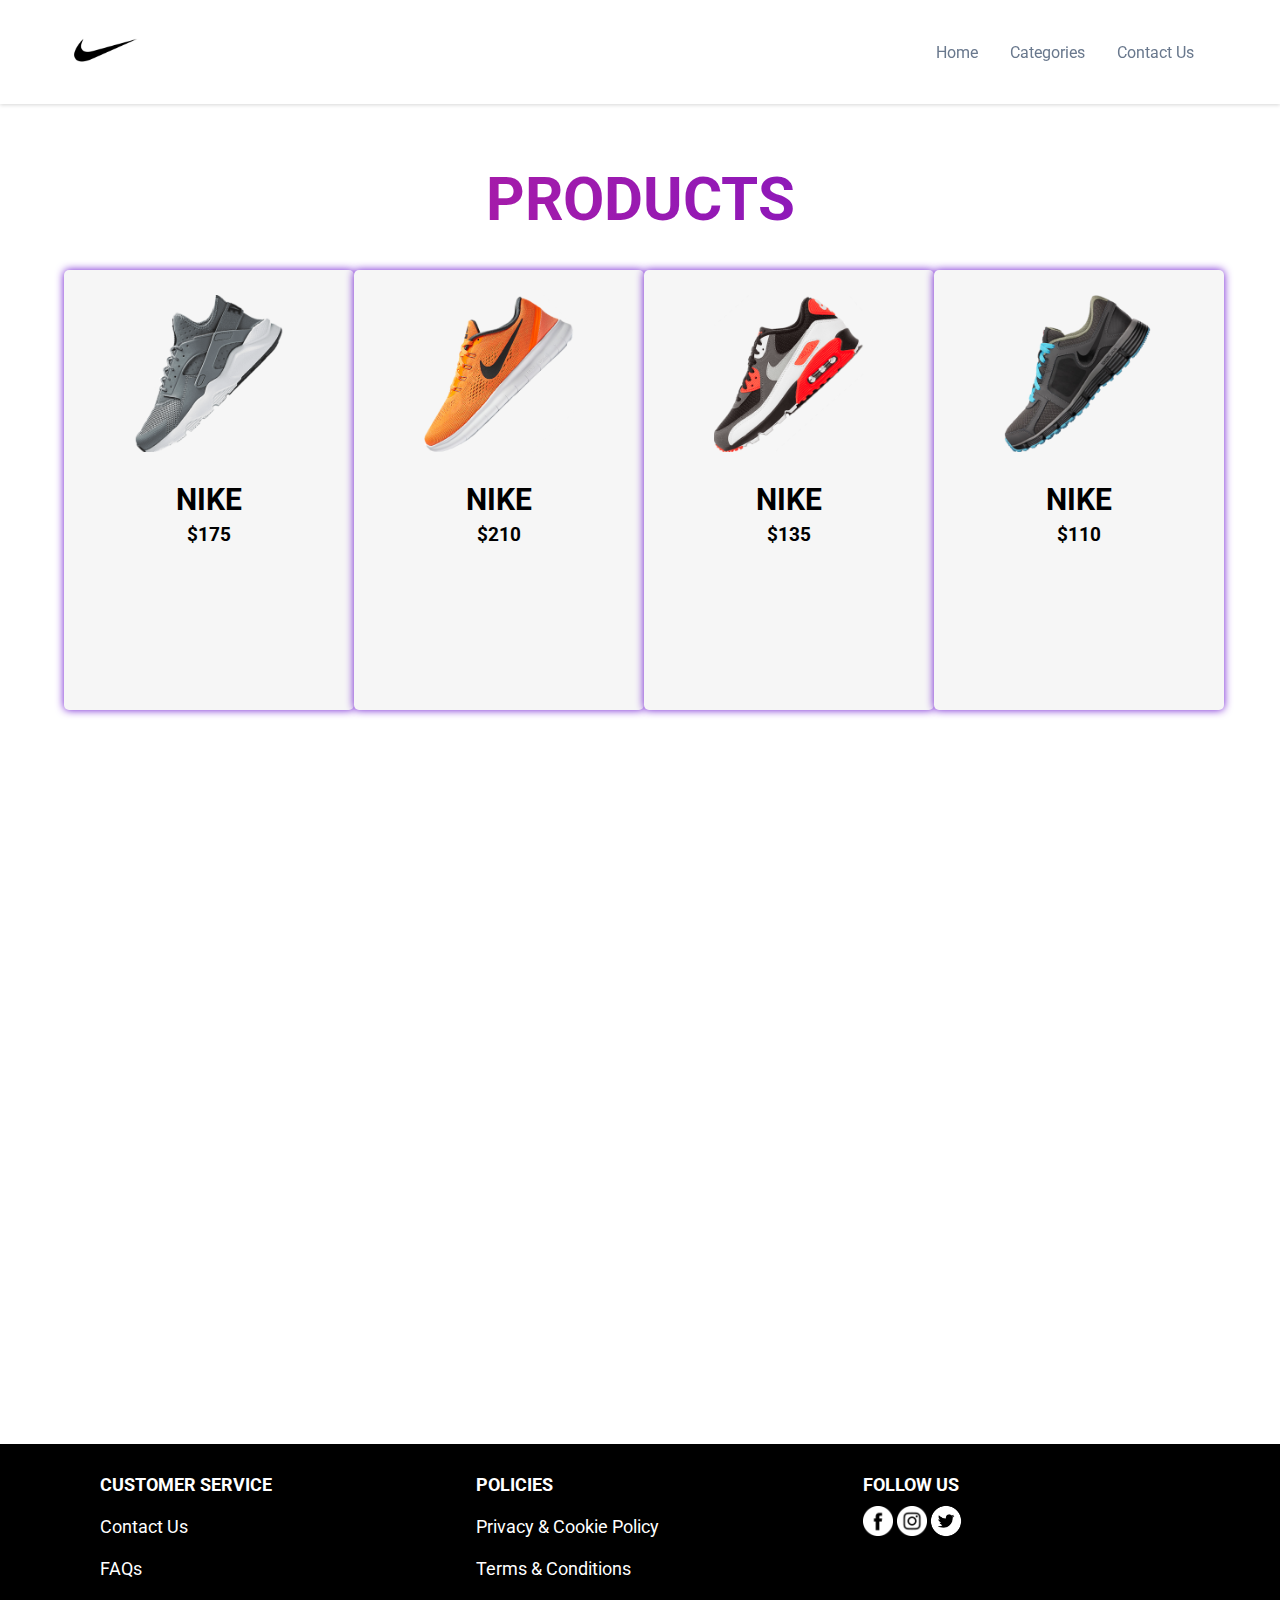
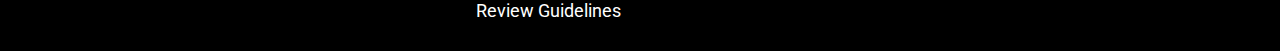
<file: Shoe Website/women.html>
<!DOCTYPE html>
<html lang="en">
<head>
    <meta charset="UTF-8">
    <meta http-equiv="X-UA-Compatible" content="IE=edge">
    <meta name="viewport" content="width=device-width, initial-scale=1.0">
    <style>    
        .dropdown {
          position: relative;
          display: inline-block;
        }
        
        .dropdown-content {
          display: none;
          position: absolute;
          background-color: white;
          box-shadow: rgba(0, 0, 0, 0.16) 0px 1px 4px;
          min-width: 120px;
          z-index: 1;
          margin-left: 15px;
        }
        
        .dropdown-content a{
          color: black;
          padding: 12px 16px;
          text-decoration: none;
          display: block;
          font-size: 14px;
        }

        .dropdown-content a:hover {background-color: #f1f1f1}
        
        .dropdown:hover .dropdown-content {display: block;}
        </style>
    <link rel="shortcut icon" href="image/logo.png" type="image/x-icon">
    <title>Shoe Website ─ Home</title>
    <link rel="stylesheet" href="style.css">
    <link rel="stylesheet" href="https://cdnjs.cloudflare.com/ajax/libs/font-awesome/6.4.0/css/all.min.css" integrity="sha512-iecdLmaskl7CVkqkXNQ/ZH/XLlvWZOJyj7Yy7tcenmpD1ypASozpmT/E0iPtmFIB46ZmdtAc9eNBvH0H/ZpiBw==" crossorigin="anonymous" referrerpolicy="no-referrer" />
</head>


<body>
   <header>
    <div class="logo">
        <a href="index.html"><img src="image/logo.jpg" alt=""></a>
    </div>
    <nav>
        <button onclick="window.location.href='index.html'">Home</button>
        <div class="dropdown">
        <button>Categories</button>
            <div class="dropdown-content">
                <a href="men.html">Men</a>
                <a href="women.html">Women</a>
            </div>
        </div>
        <button onclick="window.location.href='contact.html'">Contact Us</button>
    </nav>
   </header>

   <div class="products" id="Products">
    <h1>Products</h1>
    
    <div class="box">
      <div class="card">

          <div class="small_card">
              <i class="fa-solid fa-heart"></i>
              <i class="fa-solid fa-share"></i>
          </div>

          <div class="image">
              <img src="image/shoes5.png">
          </div>

          <div class="products_text">
              <h2>NIKE</h2>
              <h3>$175</h3>
              <div class="products_star">
                  <i class="fa-solid fa-star"></i>
                  <i class="fa-solid fa-star"></i>
                  <i class="fa-solid fa-star"></i>
                  <i class="fa-solid fa-star"></i>
                  <i class="fa-solid fa-star"></i>
              </div>
          </div>

      </div>

      <div class="card">

          <div class="small_card">
              <i class="fa-solid fa-heart"></i>
              <i class="fa-solid fa-share"></i>
          </div>

          <div class="image">
              <img src="image/shoes6.png">
          </div>

          <div class="products_text">
              <h2>NIKE</h2>
              <h3>$210</h3>
              <div class="products_star">
                  <i class="fa-solid fa-star"></i>
                  <i class="fa-solid fa-star"></i>
                  <i class="fa-solid fa-star"></i>
                  <i class="fa-solid fa-star"></i>
                  <i class="fa-solid fa-star"></i>
              </div>
          </div>

      </div>

      <div class="card">

          <div class="small_card">
              <i class="fa-solid fa-heart"></i>
              <i class="fa-solid fa-share"></i>
          </div>

          <div class="image">
              <img src="image/shoes7.png">
          </div>

          <div class="products_text">
              <h2>NIKE</h2>
              <h3>$135</h3>
              <div class="products_star">
                  <i class="fa-solid fa-star"></i>
                  <i class="fa-solid fa-star"></i>
                  <i class="fa-solid fa-star"></i>
                  <i class="fa-solid fa-star"></i>
                  <i class="fa-solid fa-star"></i>
              </div>
          </div>

      </div>

      <div class="card">

          <div class="small_card">
              <i class="fa-solid fa-heart"></i>
              <i class="fa-solid fa-share"></i>
          </div>

          <div class="image">
              <img src="image/shoes8.png">
          </div>

          <div class="products_text">
              <h2>NIKE</h2>
              <h3>$110</h3>
              <div class="products_star">
                  <i class="fa-solid fa-star"></i>
                  <i class="fa-solid fa-star"></i>
                  <i class="fa-solid fa-star"></i>
                  <i class="fa-solid fa-star"></i>
                  <i class="fa-solid fa-star"></i>
              </div>
          </div>
      </div>
    </div>
 </div>


   <footer>
    <div class="customerservice">
        <p class="title2">CUSTOMER SERVICE</p>
        <p><a href="contact.html" class="footerlinks">Contact Us</a><p>
            <p><a href="faq.html" class="footerlinks">FAQs</a></p>
    </div>
    <div class="policies">
        <p class="title2">POLICIES</p>
        <p><a href="privacy.html" class="footerlinks">Privacy & Cookie Policy</a></p>
        <p><a href="terms.html" class="footerlinks">Terms & Conditions</a></p>
        <a href="review.html" class="footerlinks">Review Guidelines</a>
    </div>
    <div class="followus">
        <p class="title2">FOLLOW US</p>
        <div class="socials" id="socials">
            <a href="http://www.facebook.com"><img src="image/icons/facebook.png" alt=""></a>
            <a href="http://www.instagram.com"><img src="image/icons/instagram.png" alt=""></a>
            <a href="http://www.twitter.com"><img src="image/icons/twitter.png" alt="" id="twitter"></a>
        </div>
</footer>

    <script src="script.js"></script>
</body>
</html>
</file>
<file: Shoe Website/style.css>
@import url('https://fonts.googleapis.com/css2?family=Roboto:wght@300&display=swap');

html{
    scroll-behavior: smooth;
  }

*{
    padding: 0;
    margin: 0;
    list-style: none;
    box-sizing: border-box;
    font-family: 'Roboto', sans-serif;
}

:root{
    --main-color: #67778e;
}

header{
    width: 100%;
    background: white;
    padding: 15px 70px;
    box-shadow: rgba(0, 0, 0, 0.16) 0px 1px 4px;
    display: flex;
    justify-content: space-between;
    align-items: center;
    position: sticky;
    top: 0;
    z-index: 100;
}

header .logo{
    width: 70px;
}

header .logo img{
    width: 100%;
}

nav button{
    background-color: white;
    color: #69788d;
    border: none;
    padding: 16px;
    font-size: 16px;
}

nav button:hover{
    cursor: pointer;
    color: #23272e;
}

header nav{
    display: flex;
}

header nav li{
    margin: 0px 15px;
}

header nav li a{
    text-decoration: none;
    text-transform: capitalize;
    color: var(--main-color);
}

header nav li a:hover{
    color: #22272e;
}

.nike{
    width: 90%;
    height: calc(100vh - 73.50px);
    margin: auto;
    display: flex;
    justify-content: space-between;
    align-items: center;
}

.nike p{
    color: #4e4e4e;
}

.nike h2{
    margin: 10px 0px;
    font-size: 2.7rem;
    letter-spacing: 1.5px;
}

.nike section{
    line-height: 1.7;
    color: #4e4e4e;
    margin-bottom: 20px;
    letter-spacing: 1.2px;
}

.nike .link a{
    text-decoration: none;
    text-transform: uppercase;
    color: #4e4e4e;
    border: 1px solid #4e4e4e;
    padding: 10px 12px;
}

.link a:hover{
    background-color: #4e4e4e;
    color: white;
    transition: 0.2s;
}

.nike .content{
    position: relative;
    width: 48%;
}

.small_shoes{
    display: flex;
    width: 100%;
    position: absolute;
    bottom: -80%;
}

.small_shoes img{
    width: 100px;
    margin: 0px 10px;
}


.small_shoes img{
    cursor: pointer;
}

.bg_image{
    width: 49%;
    text-align: center;
    position: relative;
}

.bg_image img{
    width: 80%;
}

.bigger_image{
    transform: rotate(-10deg);
}

.shadow{
    position: absolute;
    top: 50%;
    transform: translateY(-50%);
    width: 100%;
    height: 100%;
    background: #262E00;
    z-index: -1;
    clip-path: circle(42%);
}

.small_shoes img.border_color{
    border: 2px solid #262E00;
}

form input{
    width: 500px;
    height: 40px;
    font-size: 16px;
    border-radius: 1px;
    border: solid 0.5px grey;
    padding-left: 5px;
    margin-bottom: -6px;
}
                            
#textarea{
    font-size: 16px;
    border-radius: 1px;
    border: solid 0.5px grey;
    padding-left: 5px;
    margin-bottom: -6px;
    padding: 4px;
}

.contact{
    margin: auto;
    width: 50%;
    margin-left: 700px;
}

.contactus{
    font-size: 26px;
}

.btn-contact{
    width: 506px;
    height: 47px;
    border-radius: 4px;
    font-size: 14px;
    font-weight: bold;
    letter-spacing: 1px;
    border: solid 0.5px #e7e7e7;
    color: #ffffff;
    background-color: black; 
    transition: background-color 0.2s;
    margin-left: -1px;
    margin-top: 40px;
}

.btn-contact:hover{
    background-color: #2c2c2c; 
    cursor: pointer; 
}

.about{
    margin-left: 100px;
    position: relative;
}

.about p{
    font-style: italic;
    font-size: 18px;
    letter-spacing: 1px;
    line-height: 23px;
}

footer{
    margin-top: 80px;
    width: 100%;
    height: 23vh;
    background-color: black;
}

footer .customerservice, .myaccount, .policies, .followus{
    padding: 20px 100px;
    font-size: 18px;
    cursor: pointer;
    text-align: left;
    display: inline-block;
    vertical-align: top;
    line-height: 42px;
}

.policy{
    text-align: left;
    margin-top: 30px;
    margin-left: 160px;
}

.title2{
    font-weight: bold;
    color: white;
    cursor: default;
}

.footerlinks{
    text-decoration: none;
    color: white;
}

.footerlinks:hover{
    text-decoration: underline;
}

.socials img{
    width: 30px;
    height: 30px;
}

.socials img:hover{
    transform: scale(1.1);
    filter: brightness(85%);  
}

#twitter{
    position: absolute;
    width: 34px;
    height: 34px;
    margin-top: -2px;
    margin-left: 2px;
}

.faq{
    padding: 50px;
}

.terms{
    font-size: 24px;
    margin-top: 150px;
}



@media screen and (max-width: 1260px) {
    header .nike{
        margin: 0 200px;
    }
}

@media screen and ( max-width: 960px) {
    html {
        font-size: 12px;
    }
}

@media screen and (max-width: 760px) {
    header .nike{
        width: 100%;
        margin: 0;
    }
}

@media screen and (max-width: 760px) {
    .about{
        margin: 5px;
        font-size: 14px;
    }
}

@media screen and (max-width: 1260px) {
    .faq{
        margin-top: -40px;
        margin-left: -11px;
        font-size: 14px;
    }
}


@media screen and (max-width: 760px) {
    .faq{
        margin-top: -40px;
        margin-left: -11px;
        font-size: 11px;
    }
}

@media screen and (max-width: 760px) {
    .policy{
        margin-top: 22px;
        margin-left: 4px;
        font-size: 20px;
        line-height: -20px;
    }
}


.products{
    width: 100%;
    height: 140vh;
    padding: 25px 0;
}

.products h1{
    margin: 35px 0;
    font-size: 60px;
    display: flex;
    align-items: center;
    justify-content: center;
    text-transform: uppercase;
    background: linear-gradient(to right, #c72092,#6c14d0);
    -webkit-background-clip: text;
    -webkit-text-fill-color: transparent;    
}

.products .box{
    width: 90%;
    margin: 0 auto;
    display: grid;
    grid-template-columns: 1fr 1fr 1fr 1fr;
    grid-gap: 25px 0;
}

.products .box .card{
    width: 290px;
    height: 440px;
    box-shadow: 0 0 8px #6c14d0;
    border-radius: 5px;
    text-align: center;
    padding: 10px 20px;
    background: #f6f6f6;
}

.products .box .card .small_card{
    display: flex;
    flex-flow: column;
    position: absolute;
    margin: 10px 0;
    transform: translateX(-20px);
    transition: 0.3s;
    opacity: 0;
}

.products .box .card:hover .small_card{
    transform: translateX(2px);
    cursor: pointer;
    opacity: 1;
}

.products .box .card .image{
    display: flex;
    align-items: center;
    justify-content: center;
}

.products .box .card .image img{
    width: 150px;
    margin: 15px 0;
    transition: 0.3s;
}

.products .box .card:hover .image img{
    transform: scale(1.1);
}

.products .box .card .small_card i{
    width: 45px;
    height: 45px;
    border-radius: 5px;
    font-size: 18px;
    margin: 2px 0;
    line-height: 40px;
    border: 2px solid #999999;
    transition: 0.2s;
}

.products .box .card .small_card i:hover{
    color: #c72092;
}

.products .box .card .products_text h2{
    font-size: 30px;
    margin-top: 15px;
}

.products .box .card .products_text p{
    color: #91919191;
    line-height: 21px;
    margin: 8px 0;
}

.products .box .card .products_text h3{
    margin: 7px 0;
}

.products .box .card .products_text .products_star{
    color: orange;
    margin-bottom: 19px;
    cursor: pointer;
}

.products .box .card .products_text .btn{
    text-decoration: none;
    padding: 10px 20px;
    background: linear-gradient(to right, #c72092 , #6c14d0);
    color: white;
}
</file>
